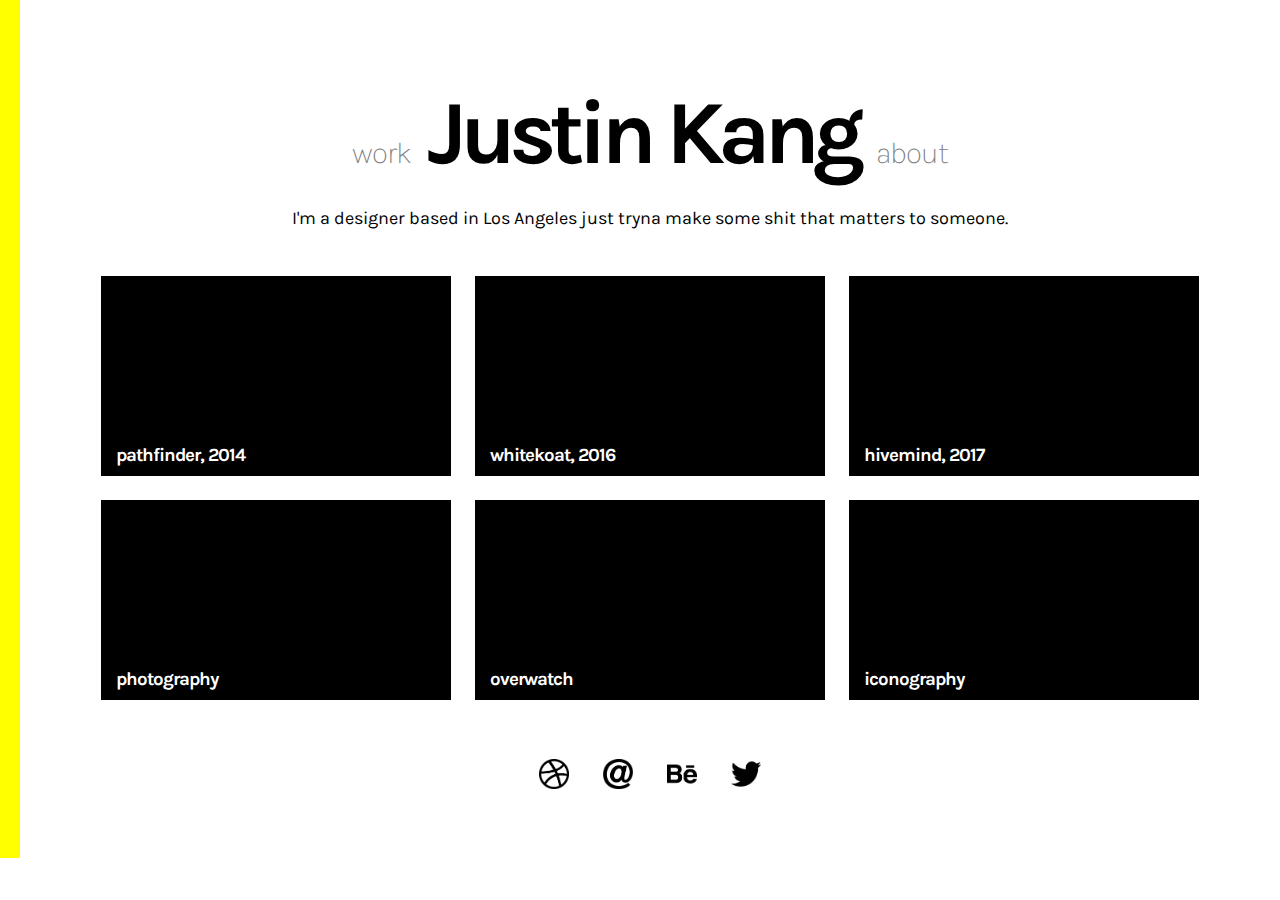
<file: index.html>
<!DOCTYPE html>
<html>

<head>
	<link rel="stylesheet" type="text/css" href="stylesheet.css">
	<link href="https://fonts.googleapis.com/css?family=Karla:400,700" rel="stylesheet">
	<script src="https://ajax.googleapis.com/ajax/libs/jquery/3.1.1/jquery.min.js"></script>

<meta name="viewport" content="width=device-width, initial-scale=.5">
</head>

<body>
	<div id="container">
		<div class="workabout">
			<a href="index.html"><h2>work</h2></a>
		</div>
		<div id="name">
			<h1>Justin Kang</h1>
		</div>
		<div class="workabout">
			<a href="about.html"><h2>about</h2></a>
		</div>
	</div>

	<p>I'm a designer based in Los Angeles just tryna make some shit that matters to someone.</p>
<!-- 	<p style="font-weight: bolder;">hmu let's do some shit >:)</p> -->

	<br>

	<div class="wrapper">
		<a href="pathfinder.html"><div class="content">
			<h3>pathfinder, 2014</h3>
		</div></a>
		<div class="content">
			<h3>whitekoat, 2016</h3>
		</div>
		<div class="content">
			<h3>hivemind, 2017</span></h3>
		</div>
		<div class="content">
			<h3>photography</h3>
		</div>
		<div class="content">
			<h3>overwatch</h3>
		</div>
		<div class="content">
			<h3>iconography</h3>
		</div>
	</div>

	<br>

	<div class="iwrapper">
		<div class="iconholder">
			<a href="https://dribbble.com/justinskang"><img src="../images/dribbble.png" class="icon"></a>
		</div>
		<div class="iconholder">
			<a href="mailto:justinsykang@gmail.com"><img src="../images/email.png" class="icon"></a>
		</div>
		<div class="iconholder">
			<a href="https://behance.com/justinskang"><img src="../images/behance.png" class="icon"></a>
		</div>
		<div class="iconholder">
			<a href="https://twitter.com/justinskang"><img src="../images/twitter.png" class="icon"></a>
		</div>
	</div>

<!-- 	<div class="iwrapper">
		<div class="iconholder">
			<a href="https://dribbble.com/justinskang"><img src="C:\Users\Justin\Documents\GitHub\justinsykang.github.io\images\dribbble.png" class="icon"></a>
		</div>
		<div class="iconholder">
			<a href="mailto:justinsykang@gmail.com"><img src="C:\Users\Justin\Documents\GitHub\justinsykang.github.io\images\email.png" class="icon"></a>
		</div>
		<div class="iconholder">
			<a href="https://behance.com/justinskang"><img src="C:\Users\Justin\Documents\GitHub\justinsykang.github.io\images\behance.png" class="icon"></a>
		</div>
		<div class="iconholder">
			<a href="https://twitter.com/justinskang"><img src="C:\Users\Justin\Documents\GitHub\justinsykang.github.io\images\twitter.png" class="icon"></a>
		</div>
	</div> -->

</body>
</html>
</file>
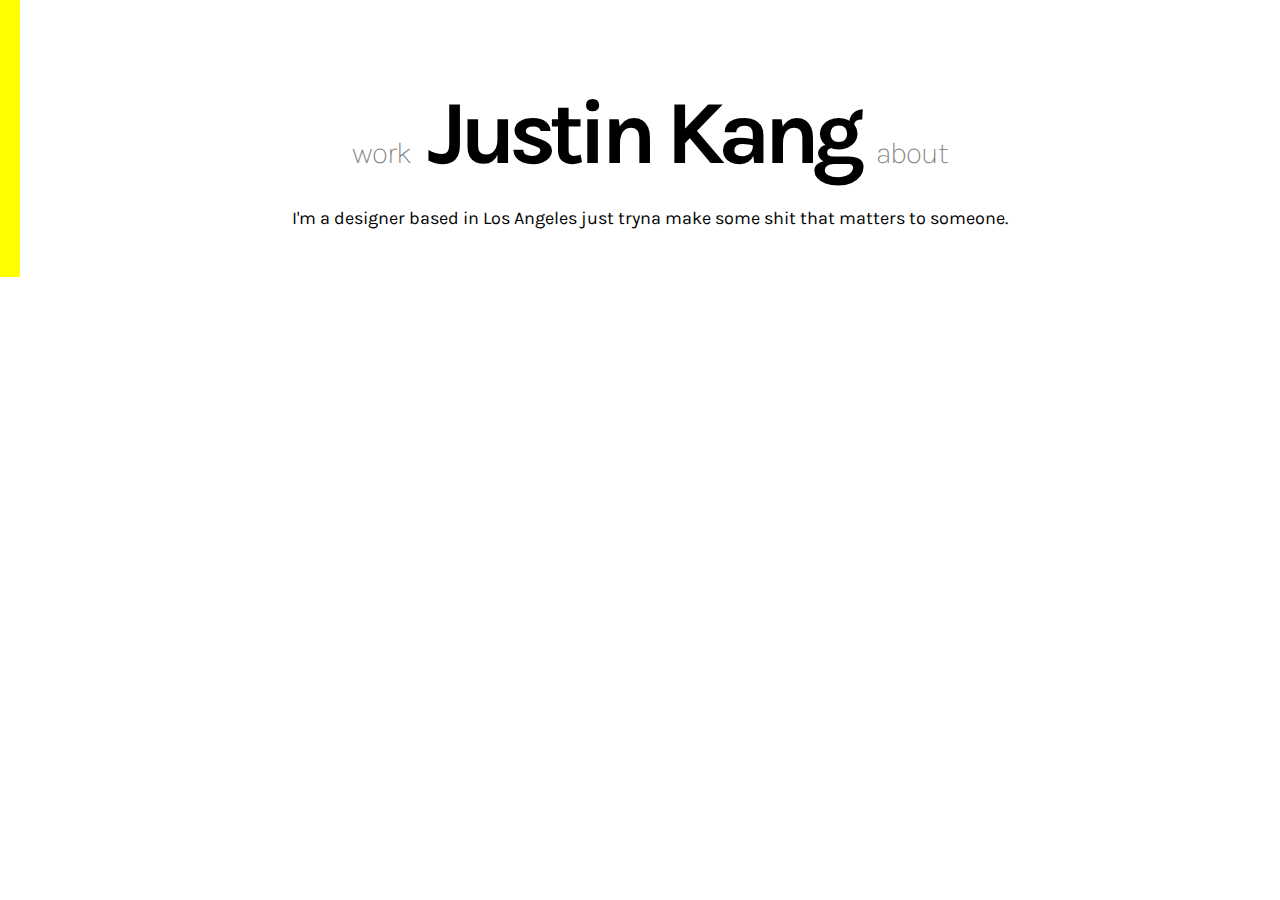
<file: about.html>
<!DOCTYPE html>
<html>

<head>
	<link rel="stylesheet" type="text/css" href="stylesheet.css">
	<link href="https://fonts.googleapis.com/css?family=Karla:400,700" rel="stylesheet">
	<script src="https://ajax.googleapis.com/ajax/libs/jquery/3.1.1/jquery.min.js"></script>

<meta name="viewport" content="width=device-width, initial-scale=.5">
</head>

<body>
	<div id="container">
		<div class="workabout">
			<a href="index.html"><h2>work</h2></a>
		</div>
		<div id="name">
			<h1>Justin Kang</h1>
		</div>
		<div class="workabout">
			<a href="about.html"><h2>about</h2></a>
		</div>
	</div>

	<p>I'm a designer based in Los Angeles just tryna make some shit that matters to someone.</p>
<!-- 	<p style="font-weight: bolder;">hmu let's do some shit >:)</p> -->

</body>
</html>
</file>
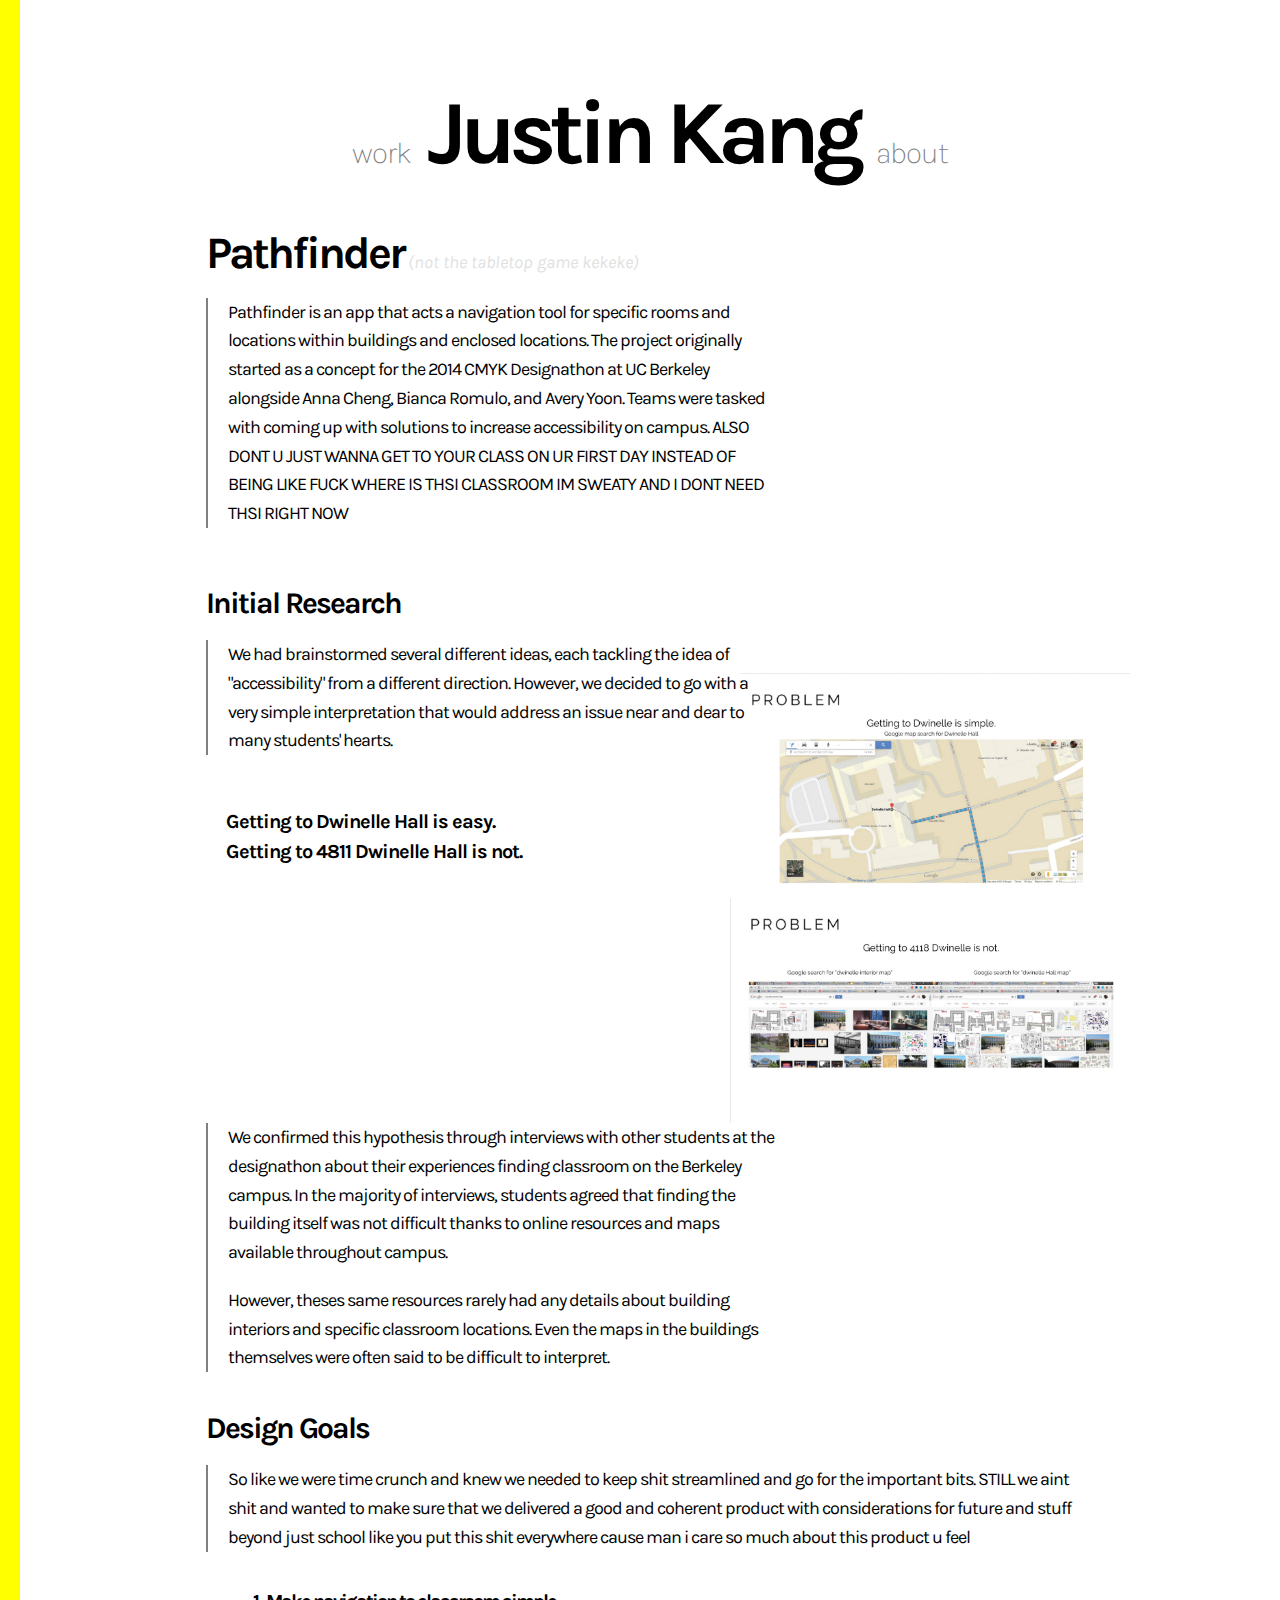
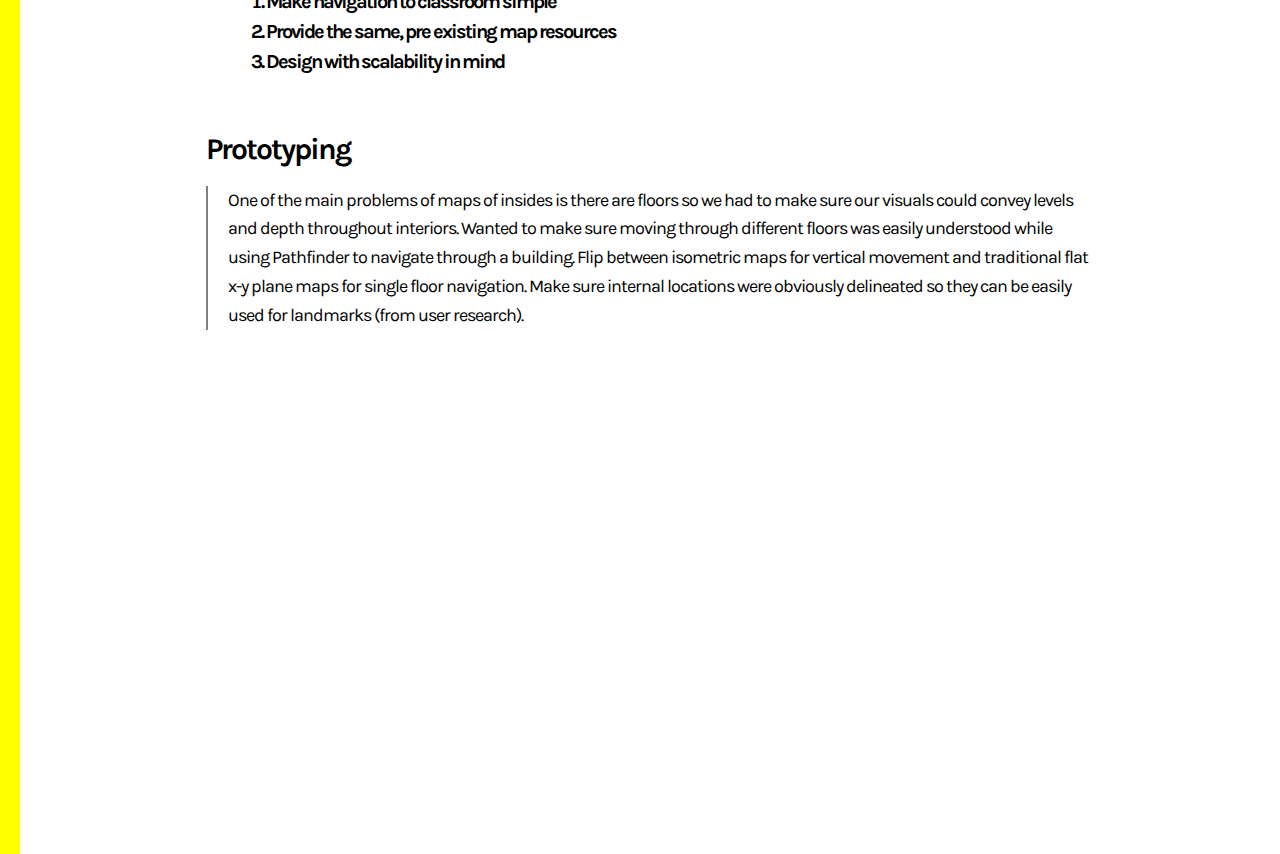
<file: pathfinder.html>
<!DOCTYPE html>
<html>

<head>
	<link rel="stylesheet" type="text/css" href="stylesheet.css">
	<link href="https://fonts.googleapis.com/css?family=Karla:400,700" rel="stylesheet">
	<script src="https://ajax.googleapis.com/ajax/libs/jquery/3.1.1/jquery.min.js"></script>

<meta name="viewport" content="width=device-width, initial-scale=.5">
</head>

<body>
	<div id="container">
		<div class="workabout">
			<a href="index.html"><h2>work</h2></a>
		</div>
		<div id="name">
			<h1>Justin Kang</h1>
		</div>
		<div class="workabout">
			<a href="about.html"><h2>about</h2></a>
		</div>
	</div>

	<div class="headerwrap">
		<h1>Pathfinder</h1> <h2> (not the tabletop game kekeke)</h2>
	</div>
	
	<br><br>

	<div class="twrapleft">
		<p> Pathfinder is an app that acts a navigation tool for specific rooms and locations within buildings and enclosed locations. The project originally started as a concept for the 2014 CMYK Designathon at UC Berkeley alongside Anna Cheng, Bianca Romulo, and Avery Yoon. Teams were tasked with coming up with solutions to increase accessibility on campus. ALSO DONT U JUST WANNA GET TO YOUR CLASS ON UR FIRST DAY INSTEAD OF BEING LIKE FUCK WHERE IS THSI CLASSROOM IM SWEATY AND I DONT NEED THSI RIGHT NOW</p>
	</div>

	<br><br><br><br>

	<div class="headerwrap">
		<h3>Initial Research</h3>
	</div>
	
	<br><br>

	<div class="twrapleft">
		<p>We had brainstormed several different ideas, each tackling the idea of "accessibility" from a different direction. However, we decided to go with a very simple interpretation that would address an issue near and dear to many students' hearts.</p>
	</div>

	

	<br><br><br>


	<div class="twrapleft" style="border: none;">
		<h4>Getting to Dwinelle Hall is easy.</h4>
		<h4>Getting to 4811 Dwinelle Hall is not.</h4>
	</div>

	<div class="imgwrapper"> 
		<img src="../images/problem1.jpg" class="image">
		<img src="../images/problem2.jpg" class="image">
	</div>

<!-- 	<div class="imgwrapper"> 
		<img src="C:\Users\Justin\Documents\GitHub\justinsykang.github.io\images\problem1.jpg" class="image">
		<img src="C:\Users\Justin\Documents\GitHub\justinsykang.github.io\images\problem2.jpg" class="image">
	</div> -->

	<br><br><br>

	<div class="twrapleft">
		<p>We confirmed this hypothesis through interviews with other students at the designathon about their experiences finding classroom  on the Berkeley campus. In the majority of interviews, students agreed that finding the building itself was not difficult thanks to online resources and maps available throughout campus.</p> 
		<br>
		<p>However, theses same resources rarely had any details about building interiors and specific classroom locations. Even the maps in the buildings themselves were often said to be difficult to interpret.</p>
	</div>

	<br><br><br>

	<div class="headerwrap">
		<h3>Design Goals</h3>
	</div>

	<br><br>

	<div class="twrapcenter">
		<p>So like we were time crunch and knew we needed to keep shit streamlined and go for the important bits. STILL we aint shit and wanted to make sure that we delivered a good and coherent product with considerations for future and stuff beyond just school like you put this shit everywhere cause man i care so much about this product u feel</p>
	</div>

	<br><br>

	<div class="twrapleft" style="border: none;">
		<ol>
			<li>Make navigation to classroom simple</li>
			<li>Provide the same, pre existing map resources</li>
			<li>Design with scalability in mind</li>
		</ol>
	</div>

	<br><br><br>

	<div class="headerwrap">
		<h3>Prototyping</h3>
	</div>

	<br><br>

	<div class="twrapcenter">
		<p>One of the main problems of maps of insides is there are floors so we had to make sure our visuals could convey levels and depth throughout interiors. Wanted to make sure moving through different floors was easily understood while using Pathfinder to navigate through a building. Flip between isometric maps for vertical movement and traditional flat x-y plane maps for single floor navigation. Make sure internal locations were obviously delineated so they can be easily used for landmarks (from user research). </p>
	</div>

	<br><br>



	<br><br><br><br><br><br><br><br><br><br><br><br><br><br><br><br><br><br><br><br><br><br><br><br><br>

</body>
</file>
<file: stylesheet.css>
html {
  overflow-y: scroll;
}

body {
	font-family: 'Karla', sans-serif;
	border-left: solid;
	border-color: yellow;
	border-width: 20px;
	height: 100%;
	margin: 0 auto;
	padding: 30px;
}

div {
	display: inline-block;
}

a {
	text-decoration: none;
	color: grey;
}

#name {
	margin-left: 12px;
	margin-right: 14px;
	font-size: 45px;
	letter-spacing: -7px;
	margin-bottom: -20px;
	margin-top: -10px;
}

.workabout {
	letter-spacing: -1px;
	font-size: 20px;
}

h2 {
	font-weight: lighter;
}

#container {
	text-align: center;
	width: 100%;
}

p {
	margin-top: -20px;
	text-align: center;
	font-size: 18px;
}

.wrapper {
	margin-left: 1%;
	margin-right: 1%;
	text-align: center;
}

.content {
	height: 200px;
	width: 350px;
	background-color: black;
	margin: 10px;
	position: relative;
}


.content h3 {
	position: absolute;
	bottom: 0;
	left: 0;
	letter-spacing: -1px;
	margin-left: 15px;
	margin-bottom: 10px;
	color: white;
}

.iwrapper {
	display: block;
	margin: 0 auto;
	width: 300px;
	text-align: center;
	margin-top: 30px;
	margin-bottom: 20px;
}

.iconholder {
	position: relative;
}

img.icon {
	height: 30px;
	margin: 15px;
}

.headerwrap {
	margin-left: 13%;
	margin-right: 13%;
}

.headerwrap h1 {
	display: inline;
	font-weight: 700;
	letter-spacing: -3px;
	text-align: left;
	font-size: 45px;
}

.headerwrap h2 {
	display: inline;
	color: rgb(225,225,225);
	font-style: italic;
	font-weight: 400;
	font-size: 18px;
	text-align: left;
}

.headerwrap h3 {
	display: inline;
	font-weight: 700;
	letter-spacing: -2px;
	text-align: left;
	font-size: 30px;
}

.twrapleft {
	margin-left: 13%;
	border-left: 2px solid grey;
	padding-left: 20px;
}

.twrapleft p {
	text-align: left;
	max-width: 550px;
	line-height: 160%;
	letter-spacing: -1px;
	margin-top: 0px;
	margin-bottom: 0px;
}

.twrapleft h4 {
	text-align: left;
	font-size: 20px;
	line-height: 20%;
	letter-spacing: -1px;
}

.twrapcenter {
	margin-left: 13%;
	margin-right: 13%;
	border-left: 2px solid grey;
	padding-left: 20px;
}

.twrapcenter p {
	text-align: left;
	max-width: 1000px;
	line-height: 160%;
	letter-spacing: -1px;
	margin-top: 0px;
	margin-bottom: 0px;
}

.olwrap {

	margin-left: 13%;
	margin-right: 13%;
}


li {
	font-size: 20px;
	letter-spacing: -2px;
	font-weight: 700;
	line-height: 150%;
}

.imgwrapper {
	max-width: 400px;
	float: right;
	display: block;
	margin-right: 10%;
	margin-top: -10%;
}

.image {
	max-width: 100%;
	max-height: 100%;
	display: block;
}
</file>
